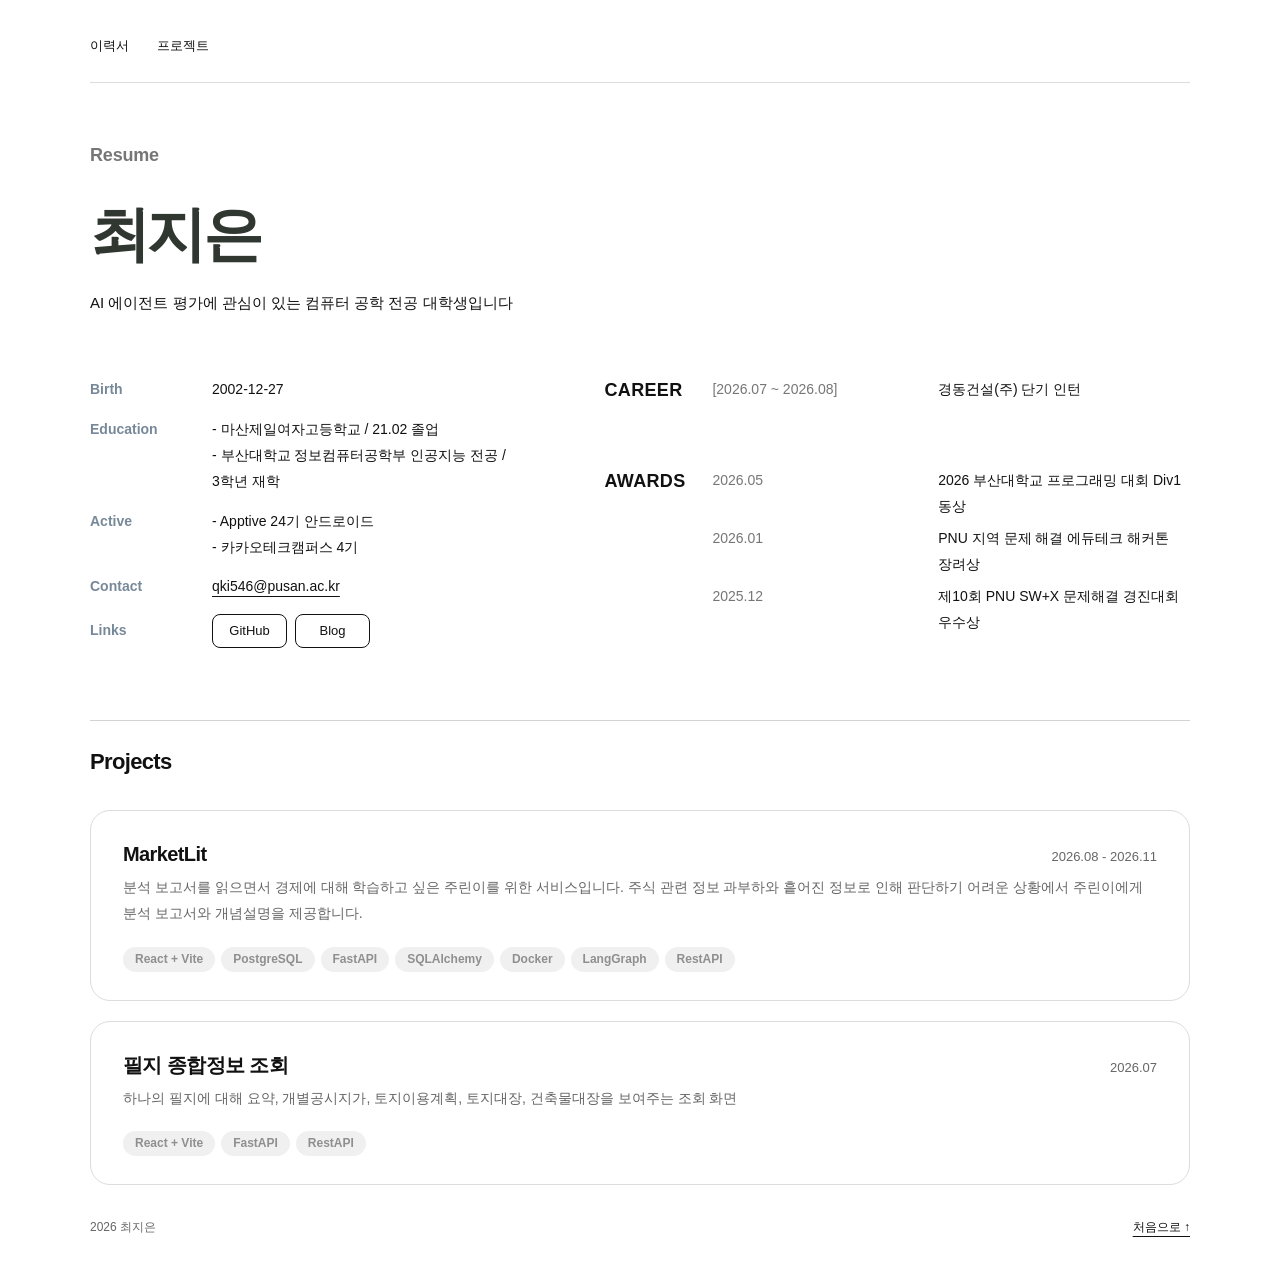
<file: index.html>
<!doctype html>
<html lang="ko">
<head>
  <meta charset="utf-8">
  <meta name="viewport" content="width=device-width, initial-scale=1">
  <!-- 수정 1: 제목, 소개, 이름을 본인 내용으로 변경 -->
  <title>포트폴리오</title>
  <meta name="description" content="최지은이 직접 만든 작품과 작업 과정을 소개합니다.">
  <link rel="stylesheet" href="style.css">
</head>
<body>
  <a class="skip-link" href="#main">본문으로 바로 가기</a>
  <header class="site-header container">
    <nav aria-label="주 메뉴">
      <a href="#resume">이력서</a>
      <a href="#projects">프로젝트</a>
    </nav>
  </header>

  <main id="main" class="container">
    <!-- 이력서: 대괄호 내용을 본인 정보로 변경. 필요 없는 항목은 div 단위로 삭제 -->
    <section id="resume" class="resume" aria-labelledby="resume-title">
      <p class="resume-label">Resume</p>
      <h1 id="resume-title" class="resume-name">최지은</h1>
      <p style="margin-top: 20px">AI 에이전트 평가에 관심이 있는 컴퓨터 공학 전공 대학생입니다</p>
      <div class="resume-grid">
        <div class="resume-col">
          <dl class="resume-profile">
            <div><dt>Birth</dt><dd>2002-12-27</dd></div>
            <div><dt>Education</dt><dd><ul><li>마산제일여자고등학교 / 21.02 졸업</li><li>부산대학교 정보컴퓨터공학부 인공지능 전공 / 3학년 재학</li></ul></dd></div>
            <div><dt>Active</dt><dd><ul><li>Apptive 24기 안드로이드</li><li>카카오테크캠퍼스 4기</li></ul></dd></div>
            <div><dt>Contact</dt><dd><a href="mailto:name@email.com">qki546@pusan.ac.kr</a></dd></div>
            <!-- 실제 주소로 변경 -->
            <div><dt>Links</dt><dd class="link-buttons">
              <a class="link-button" href="https://github.com/stfifo" target="_blank" rel="noopener noreferrer">GitHub</a>
              <a class="link-button" href="https://velog.io/@deguli/posts" target="_blank" rel="noopener noreferrer">Blog</a>
            </dd></div>
          </dl>
        </div>

        <div class="resume-col">
          <section class="resume-block" aria-labelledby="career-title">
            <h2 id="career-title" class="resume-heading">Career</h2>
            <ul class="resume-rows">
              <li><span class="row-period">[2026.07 ~ 2026.08]</span><span>경동건설(주) 단기 인턴</span></li>
            </ul>
          </section>
          <section class="resume-block" aria-labelledby="awards-title">
            <h2 id="awards-title" class="resume-heading">Awards</h2>
            <ul class="resume-rows">
              <li><span class="row-period">2026.05</span><span>2026 부산대학교 프로그래밍 대회 Div1 동상</span></li>
              <li><span class="row-period">2026.01</span><span>PNU 지역 문제 해결 에듀테크 해커톤 장려상</span></li>
              <li><span class="row-period">2025.12</span><span>제10회 PNU SW+X 문제해결 경진대회 우수상</span></li>
            </ul>
          </section>
          <!-- <section class="resume-block" aria-labelledby="tools-title">
            <h2 id="tools-title" class="resume-heading">Tools</h2>
            <ul class="resume-rows">
              <li><span class="row-period">[도구 1]</span><span>[활용 수준 또는 용도]</span></li>
              <li><span class="row-period">[도구 2]</span><span>[활용 수준 또는 용도]</span></li>
            </ul>
          </section> -->
        </div>

      </div>
    </section>

    <section id="projects" class="projects" aria-labelledby="projects-title">
      <div class="section-heading">
        <h2 id="projects-title">Projects</h2>
      </div>
      <!-- 카드 하나가 프로젝트 상세 페이지(project-N.html) 하나로 연결됩니다. -->
      <ul class="project-list">
        <li>
          <a class="project-card" href="projects/project-2.html">
            <div class="card-head"><h3>MarketLit</h3><span class="card-year">2026.08 - 2026.11</span></div>
            <span class="card-desc">분석 보고서를 읽으면서 경제에 대해 학습하고 싶은 주린이를 위한 서비스입니다. 주식 관련 정보 과부하와 흩어진 정보로 인해 판단하기 어려운 상황에서 주린이에게 분석 보고서와 개념설명을 제공합니다.</span>
            <ul class="card-tags" aria-label="사용한 도구">
              <li>React + Vite</li>
              <li>PostgreSQL</li>
              <li>FastAPI</li>
              <li>SQLAlchemy</li>
              <li>Docker</li>
              <li>LangGraph</li>
              <li>RestAPI</li>
            </ul>
          </a>
        </li>
        <li>
          <a class="project-card" href="projects/project-1.html">
            <div class="card-head"><h3>필지 종합정보 조회</h3><span class="card-year">2026.07</span></div>
            <span class="card-desc">하나의 필지에 대해 요약, 개별공시지가, 토지이용계획, 토지대장, 건축물대장을 보여주는 조회 화면</span>
            <ul class="card-tags" aria-label="사용한 도구">
              <li>React + Vite</li>
              <li>FastAPI</li>
              <li>RestAPI</li>
            </ul>
          </a>
        </li>
        <!-- project-3 임시 비활성화
        <li>
          <a class="project-card" href="projects/project-3.html">
            <div class="card-head"><h3>[프로젝트 이름]</h3><span class="card-year">[연도]</span></div>
            <span class="card-desc">[프로젝트를 한두 줄로 설명]</span>
            <ul class="card-tags" aria-label="사용한 도구">
              <li>[도구 1]</li><li>[도구 2]</li>
            </ul>
          </a>
        </li>
        -->
      </ul>
    </section>
  </main>
  <footer class="site-footer container">
    <p>2026 최지은</p>
    <a class="text-link" href="#resume">처음으로 ↑</a>
  </footer>
</body>
</html>
</file>
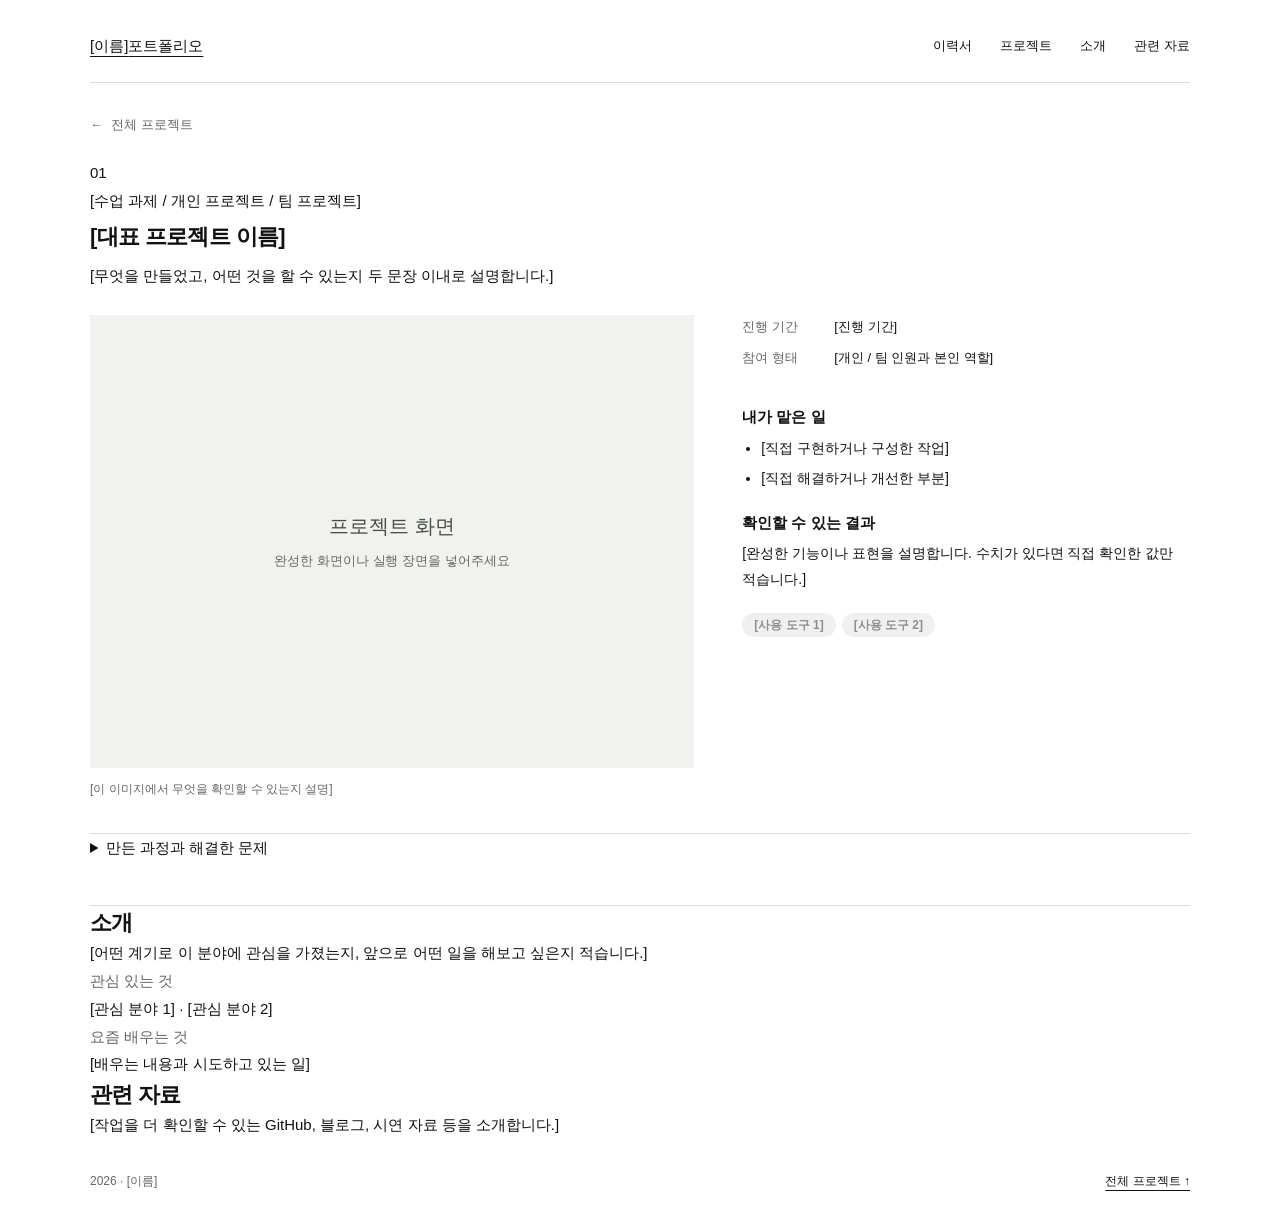
<file: project-1.html>
<!doctype html>
<html lang="ko">
<head>
  <meta charset="utf-8">
  <meta name="viewport" content="width=device-width, initial-scale=1">
  <title>[대표 프로젝트 이름] | [이름] 포트폴리오</title>
  <meta name="description" content="[이름]의 프로젝트 상세 페이지입니다.">
  <link rel="stylesheet" href="style.css">
  <script src="image-viewer.js" defer></script>
</head>
<body>
  <a class="skip-link" href="#main">본문으로 바로 가기</a>
  <header class="site-header container">
    <a class="site-name" href="index.html">[이름]<span class="site-label">포트폴리오</span></a>
    <nav aria-label="주 메뉴">
      <a href="index.html#resume">이력서</a>
      <a href="index.html#projects">프로젝트</a>
      <a href="#about">소개</a>
      <a href="#links">관련 자료</a>
    </nav>
  </header>

  <main id="main" class="container project-page">
    <a class="back-link" href="index.html#projects"><span aria-hidden="true">←</span> 전체 프로젝트</a>
      <!-- 수정 3: article 하나가 작품 하나. 추가할 때 article 전체를 복사 -->
      <article id="project-1" class="project" aria-labelledby="project-1-title">
        <header class="project-header">
          <p class="project-number" aria-hidden="true">01</p>
          <div>
            <p class="eyebrow">[수업 과제 / 개인 프로젝트 / 팀 프로젝트]</p>
            <h3 id="project-1-title">[대표 프로젝트 이름]</h3>
            <p class="project-summary">[무엇을 만들었고, 어떤 것을 할 수 있는지 두 문장 이내로 설명합니다.]</p>
          </div>
        </header>

        <div class="project-overview">
          <figure class="project-image">
            <!-- 본인 이미지를 assets에 넣고 src, alt, width, height를 실제 이미지에 맞게 변경 -->
            <button class="image-trigger" type="button" data-image-viewer aria-label="프로젝트 이미지 크게 보기" aria-haspopup="dialog">
              <img src="assets/project-placeholder.svg"
                   alt="본인 프로젝트의 화면이나 결과 이미지를 넣을 자리"
                   width="960" height="720">
            </button>
            <figcaption>[이 이미지에서 무엇을 확인할 수 있는지 설명]</figcaption>
          </figure>
          <div class="project-description">
            <dl class="project-facts">
              <div><dt>진행 기간</dt><dd>[진행 기간]</dd></div>
              <div><dt>참여 형태</dt><dd>[개인 / 팀 인원과 본인 역할]</dd></div>
            </dl>
            <h4>내가 맡은 일</h4>
            <ul class="contributions">
              <li>[직접 구현하거나 구성한 작업]</li>
              <li>[직접 해결하거나 개선한 부분]</li>
            </ul>
            <h4>확인할 수 있는 결과</h4>
            <p>[완성한 기능이나 표현을 설명합니다. 수치가 있다면 직접 확인한 값만 적습니다.]</p>
            <ul class="tool-list" aria-label="이 작품에 사용한 도구">
              <li>[사용 도구 1]</li><li>[사용 도구 2]</li>
            </ul>
            <!-- 수정 4: 실제 자료로 연결. 없는 링크는 추가하지 않아도 됨 -->
            <div class="project-links">
              <!-- 실제 프로젝트 주소가 있을 때 아래 주석을 풀고 주소 수정
              <a class="text-link" href="https://github.com/본인계정/저장소">소스 코드 ↗</a>
              <a class="text-link" href="https://본인시연주소">직접 실행해보기 ↗</a>
              -->
            </div>
          </div>
        </div>

        <!-- 수정 5: summary를 누르면 열리는 제작 기록. JavaScript 없이 동작 -->
        <details class="case-study">
          <summary>만든 과정과 해결한 문제</summary>
          <div class="case-content">
            <div class="case-text">
              <section aria-labelledby="project-1-goal">
                <h4 id="project-1-goal">무엇을 만들려고 했나</h4>
                <p>[작업 목표와 조건, 처음에 정한 범위를 적습니다.]</p>
              </section>
              <section aria-labelledby="project-1-problem">
                <h4 id="project-1-problem">어디에서 막혔고, 어떻게 풀었나</h4>
                <p>[겪은 문제 → 시도한 방법 → 선택한 해결 방법 순으로 적습니다. 왜 그 방법을 골랐는지도 설명합니다.]</p>
              </section>
              <section aria-labelledby="project-1-result">
                <h4 id="project-1-result">어떻게 확인했고, 무엇이 남았나</h4>
                <p>[수정 후 확인 방법과 결과를 적습니다. 아직 해결하지 못한 점이나 다음에 개선할 점도 적을 수 있습니다.]</p>
              </section>
            </div>
            <!-- 선택: 비교가 도움이 되는 작품에 사용. 불필요하면 process-pair 전체 삭제.
                 image-slot을 <img src="assets/before.png" alt="실제 수정 전 상태 설명"> 등으로 교체 -->
            <div class="process-pair">
              <figure>
                <div class="image-slot">수정 전 화면</div>
                <figcaption>[어떤 문제가 보였는지]</figcaption>
              </figure>
              <figure>
                <div class="image-slot">수정 후 화면</div>
                <figcaption>[어디를 어떻게 바꿨는지]</figcaption>
              </figure>
            </div>
          </div>
        </details>
      </article>

    <section id="about" class="about section-row" aria-labelledby="about-title">
      <h2 id="about-title">소개</h2>
      <div class="about-copy">
        <p>[어떤 계기로 이 분야에 관심을 가졌는지, 앞으로 어떤 일을 해보고 싶은지 적습니다.]</p>
        <dl class="about-facts">
          <div><dt>관심 있는 것</dt><dd>[관심 분야 1] · [관심 분야 2]</dd></div>
          <div><dt>요즘 배우는 것</dt><dd>[배우는 내용과 시도하고 있는 일]</dd></div>
        </dl>
      </div>
    </section>

    <section id="links" class="related section-row" aria-labelledby="links-title">
      <h2 id="links-title">관련 자료</h2>
      <div>
        <p>[작업을 더 확인할 수 있는 GitHub, 블로그, 시연 자료 등을 소개합니다.]</p>
        <ul class="link-list">
          <!-- 실제 주소가 있을 때 주석을 풀고 수정합니다. 필요 없는 항목은 삭제합니다.
          <li><a class="text-link" href="https://github.com/본인계정">GitHub ↗</a></li>
          <li><a class="text-link" href="https://본인블로그주소">블로그 ↗</a></li>
          -->
        </ul>
      </div>
    </section>
  </main>
  <footer class="site-footer container">
    <p>2026 · [이름]</p>
    <a class="text-link" href="index.html#projects">전체 프로젝트 ↑</a>
  </footer>

  <!-- 이미지 확대 화면은 하나만 둡니다. 프로젝트를 추가해도 이 부분은 복사하지 않습니다. -->
  <dialog class="image-viewer" aria-labelledby="viewer-title">
    <header class="viewer-toolbar">
      <h2 id="viewer-title">프로젝트 이미지</h2>
      <button class="viewer-close" type="button" autofocus>닫기 <span aria-hidden="true">×</span></button>
    </header>
    <div class="viewer-stage">
      <img class="viewer-image" src="assets/project-placeholder.svg" alt="">
    </div>
    <p class="viewer-caption" hidden></p>
  </dialog>
</body>
</html>
</file>
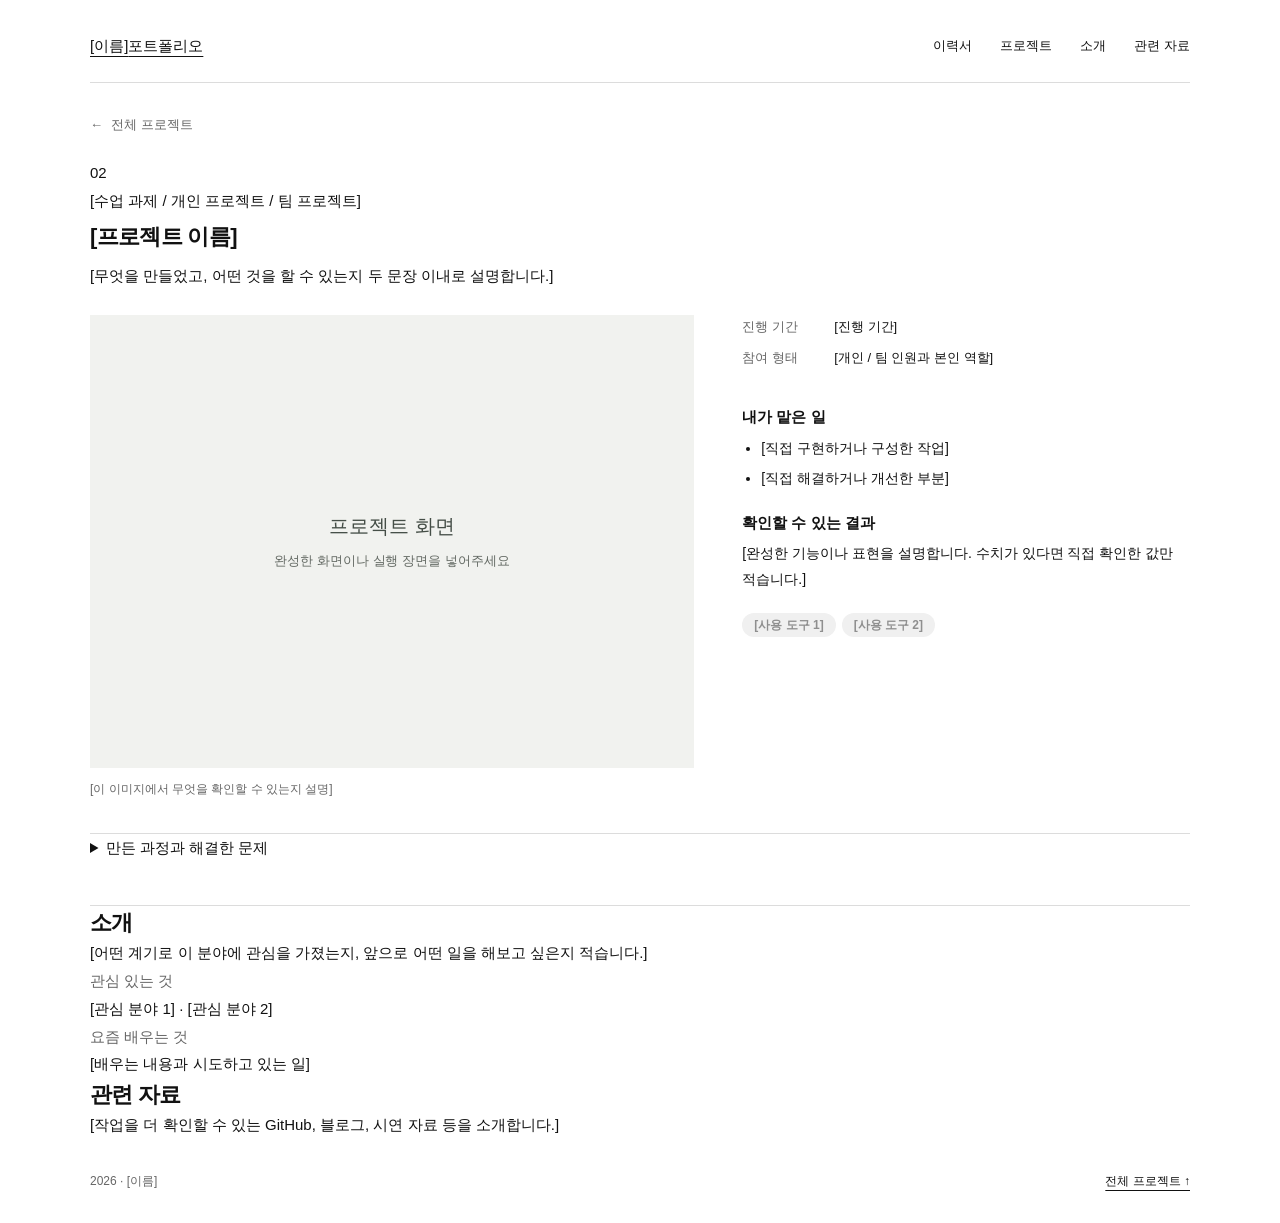
<file: project-2.html>
<!doctype html>
<html lang="ko">
<head>
  <meta charset="utf-8">
  <meta name="viewport" content="width=device-width, initial-scale=1">
  <title>[프로젝트 이름] | [이름] 포트폴리오</title>
  <meta name="description" content="[이름]의 프로젝트 상세 페이지입니다.">
  <link rel="stylesheet" href="style.css">
  <script src="image-viewer.js" defer></script>
</head>
<body>
  <a class="skip-link" href="#main">본문으로 바로 가기</a>
  <header class="site-header container">
    <a class="site-name" href="index.html">[이름]<span class="site-label">포트폴리오</span></a>
    <nav aria-label="주 메뉴">
      <a href="index.html#resume">이력서</a>
      <a href="index.html#projects">프로젝트</a>
      <a href="#about">소개</a>
      <a href="#links">관련 자료</a>
    </nav>
  </header>

  <main id="main" class="container project-page">
    <a class="back-link" href="index.html#projects"><span aria-hidden="true">←</span> 전체 프로젝트</a>
      <!-- 수정 3: article 하나가 작품 하나. 추가할 때 article 전체를 복사 -->
      <article id="project-2" class="project" aria-labelledby="project-2-title">
        <header class="project-header">
          <p class="project-number" aria-hidden="true">02</p>
          <div>
            <p class="eyebrow">[수업 과제 / 개인 프로젝트 / 팀 프로젝트]</p>
            <h3 id="project-2-title">[프로젝트 이름]</h3>
            <p class="project-summary">[무엇을 만들었고, 어떤 것을 할 수 있는지 두 문장 이내로 설명합니다.]</p>
          </div>
        </header>

        <div class="project-overview">
          <figure class="project-image">
            <!-- 본인 이미지를 assets에 넣고 src, alt, width, height를 실제 이미지에 맞게 변경 -->
            <button class="image-trigger" type="button" data-image-viewer aria-label="프로젝트 이미지 크게 보기" aria-haspopup="dialog">
              <img src="assets/project-placeholder.svg"
                   alt="본인 프로젝트의 화면이나 결과 이미지를 넣을 자리"
                   width="960" height="720">
            </button>
            <figcaption>[이 이미지에서 무엇을 확인할 수 있는지 설명]</figcaption>
          </figure>
          <div class="project-description">
            <dl class="project-facts">
              <div><dt>진행 기간</dt><dd>[진행 기간]</dd></div>
              <div><dt>참여 형태</dt><dd>[개인 / 팀 인원과 본인 역할]</dd></div>
            </dl>
            <h4>내가 맡은 일</h4>
            <ul class="contributions">
              <li>[직접 구현하거나 구성한 작업]</li>
              <li>[직접 해결하거나 개선한 부분]</li>
            </ul>
            <h4>확인할 수 있는 결과</h4>
            <p>[완성한 기능이나 표현을 설명합니다. 수치가 있다면 직접 확인한 값만 적습니다.]</p>
            <ul class="tool-list" aria-label="이 작품에 사용한 도구">
              <li>[사용 도구 1]</li><li>[사용 도구 2]</li>
            </ul>
            <!-- 수정 4: 실제 자료로 연결. 없는 링크는 추가하지 않아도 됨 -->
            <div class="project-links">
              <!-- 실제 프로젝트 주소가 있을 때 아래 주석을 풀고 주소 수정
              <a class="text-link" href="https://github.com/본인계정/저장소">소스 코드 ↗</a>
              <a class="text-link" href="https://본인시연주소">직접 실행해보기 ↗</a>
              -->
            </div>
          </div>
        </div>

        <!-- 수정 5: summary를 누르면 열리는 제작 기록. JavaScript 없이 동작 -->
        <details class="case-study">
          <summary>만든 과정과 해결한 문제</summary>
          <div class="case-content">
            <div class="case-text">
              <section aria-labelledby="project-2-goal">
                <h4 id="project-2-goal">무엇을 만들려고 했나</h4>
                <p>[작업 목표와 조건, 처음에 정한 범위를 적습니다.]</p>
              </section>
              <section aria-labelledby="project-2-problem">
                <h4 id="project-2-problem">어디에서 막혔고, 어떻게 풀었나</h4>
                <p>[겪은 문제 → 시도한 방법 → 선택한 해결 방법 순으로 적습니다. 왜 그 방법을 골랐는지도 설명합니다.]</p>
              </section>
              <section aria-labelledby="project-2-result">
                <h4 id="project-2-result">어떻게 확인했고, 무엇이 남았나</h4>
                <p>[수정 후 확인 방법과 결과를 적습니다. 아직 해결하지 못한 점이나 다음에 개선할 점도 적을 수 있습니다.]</p>
              </section>
            </div>
            <!-- 선택: 비교가 도움이 되는 작품에 사용. 불필요하면 process-pair 전체 삭제.
                 image-slot을 <img src="assets/before.png" alt="실제 수정 전 상태 설명"> 등으로 교체 -->
            <div class="process-pair">
              <figure>
                <div class="image-slot">수정 전 화면</div>
                <figcaption>[어떤 문제가 보였는지]</figcaption>
              </figure>
              <figure>
                <div class="image-slot">수정 후 화면</div>
                <figcaption>[어디를 어떻게 바꿨는지]</figcaption>
              </figure>
            </div>
          </div>
        </details>
      </article>

    <section id="about" class="about section-row" aria-labelledby="about-title">
      <h2 id="about-title">소개</h2>
      <div class="about-copy">
        <p>[어떤 계기로 이 분야에 관심을 가졌는지, 앞으로 어떤 일을 해보고 싶은지 적습니다.]</p>
        <dl class="about-facts">
          <div><dt>관심 있는 것</dt><dd>[관심 분야 1] · [관심 분야 2]</dd></div>
          <div><dt>요즘 배우는 것</dt><dd>[배우는 내용과 시도하고 있는 일]</dd></div>
        </dl>
      </div>
    </section>

    <section id="links" class="related section-row" aria-labelledby="links-title">
      <h2 id="links-title">관련 자료</h2>
      <div>
        <p>[작업을 더 확인할 수 있는 GitHub, 블로그, 시연 자료 등을 소개합니다.]</p>
        <ul class="link-list">
          <!-- 실제 주소가 있을 때 주석을 풀고 수정합니다. 필요 없는 항목은 삭제합니다.
          <li><a class="text-link" href="https://github.com/본인계정">GitHub ↗</a></li>
          <li><a class="text-link" href="https://본인블로그주소">블로그 ↗</a></li>
          -->
        </ul>
      </div>
    </section>
  </main>
  <footer class="site-footer container">
    <p>2026 · [이름]</p>
    <a class="text-link" href="index.html#projects">전체 프로젝트 ↑</a>
  </footer>

  <!-- 이미지 확대 화면은 하나만 둡니다. 프로젝트를 추가해도 이 부분은 복사하지 않습니다. -->
  <dialog class="image-viewer" aria-labelledby="viewer-title">
    <header class="viewer-toolbar">
      <h2 id="viewer-title">프로젝트 이미지</h2>
      <button class="viewer-close" type="button" autofocus>닫기 <span aria-hidden="true">×</span></button>
    </header>
    <div class="viewer-stage">
      <img class="viewer-image" src="assets/project-placeholder.svg" alt="">
    </div>
    <p class="viewer-caption" hidden></p>
  </dialog>
</body>
</html>
</file>
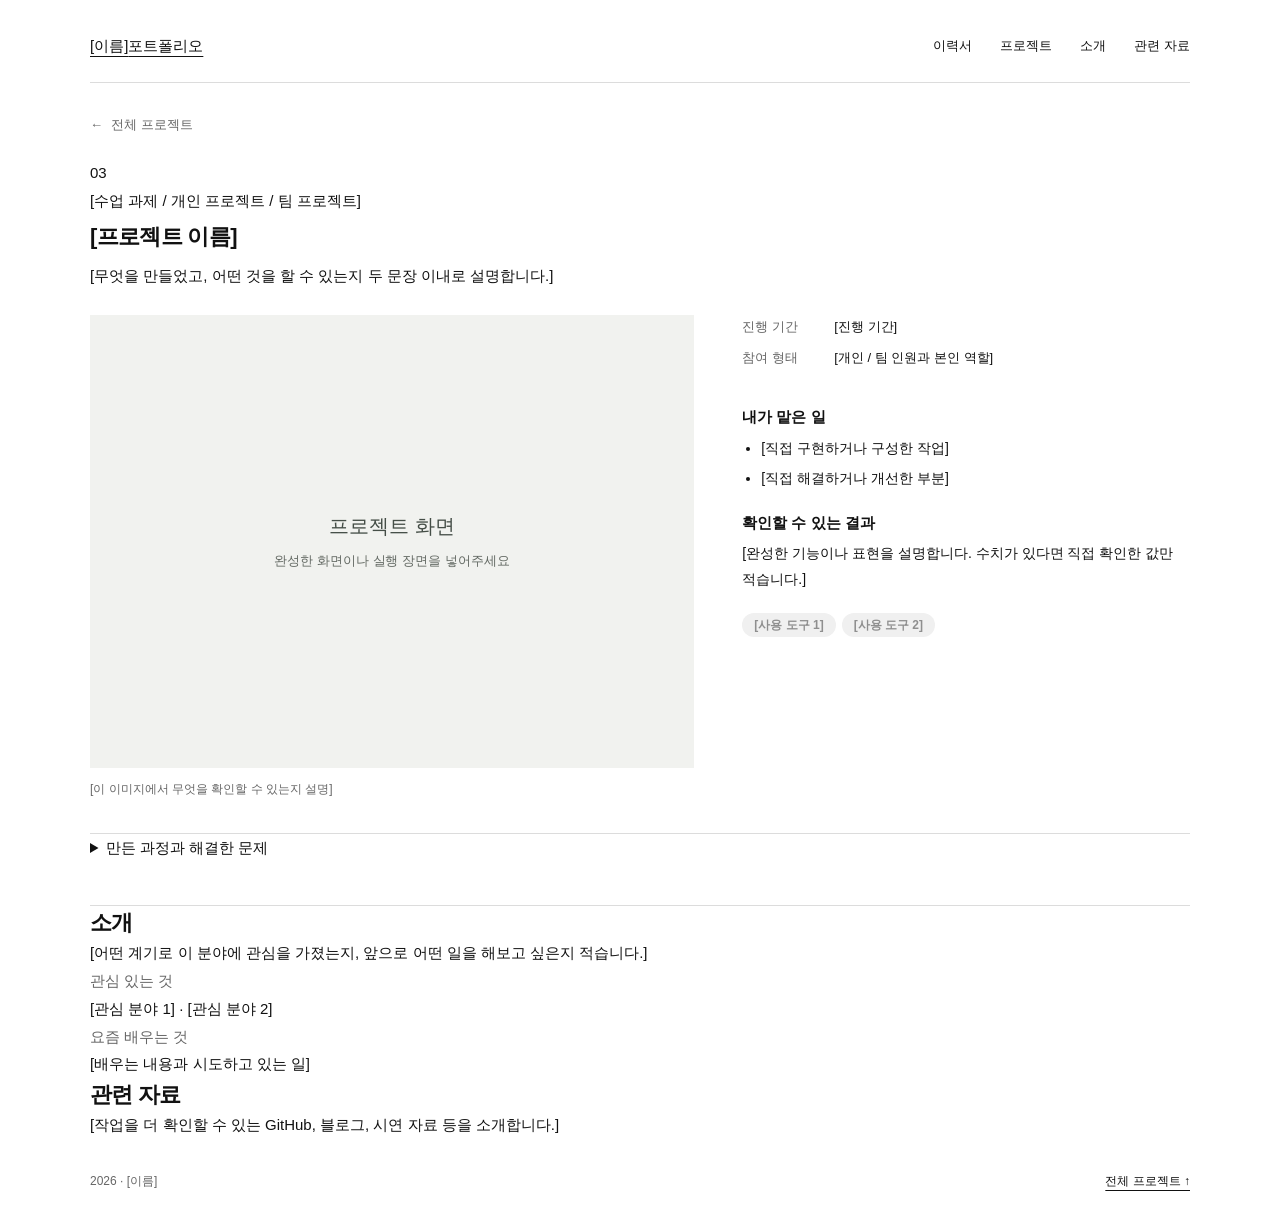
<file: project-3.html>
<!doctype html>
<html lang="ko">
<head>
  <meta charset="utf-8">
  <meta name="viewport" content="width=device-width, initial-scale=1">
  <title>[프로젝트 이름] | [이름] 포트폴리오</title>
  <meta name="description" content="[이름]의 프로젝트 상세 페이지입니다.">
  <link rel="stylesheet" href="style.css">
  <script src="image-viewer.js" defer></script>
</head>
<body>
  <a class="skip-link" href="#main">본문으로 바로 가기</a>
  <header class="site-header container">
    <a class="site-name" href="index.html">[이름]<span class="site-label">포트폴리오</span></a>
    <nav aria-label="주 메뉴">
      <a href="index.html#resume">이력서</a>
      <a href="index.html#projects">프로젝트</a>
      <a href="#about">소개</a>
      <a href="#links">관련 자료</a>
    </nav>
  </header>

  <main id="main" class="container project-page">
    <a class="back-link" href="index.html#projects"><span aria-hidden="true">←</span> 전체 프로젝트</a>
      <!-- 수정 3: article 하나가 작품 하나. 추가할 때 article 전체를 복사 -->
      <article id="project-3" class="project" aria-labelledby="project-3-title">
        <header class="project-header">
          <p class="project-number" aria-hidden="true">03</p>
          <div>
            <p class="eyebrow">[수업 과제 / 개인 프로젝트 / 팀 프로젝트]</p>
            <h3 id="project-3-title">[프로젝트 이름]</h3>
            <p class="project-summary">[무엇을 만들었고, 어떤 것을 할 수 있는지 두 문장 이내로 설명합니다.]</p>
          </div>
        </header>

        <div class="project-overview">
          <figure class="project-image">
            <!-- 본인 이미지를 assets에 넣고 src, alt, width, height를 실제 이미지에 맞게 변경 -->
            <button class="image-trigger" type="button" data-image-viewer aria-label="프로젝트 이미지 크게 보기" aria-haspopup="dialog">
              <img src="assets/project-placeholder.svg"
                   alt="본인 프로젝트의 화면이나 결과 이미지를 넣을 자리"
                   width="960" height="720">
            </button>
            <figcaption>[이 이미지에서 무엇을 확인할 수 있는지 설명]</figcaption>
          </figure>
          <div class="project-description">
            <dl class="project-facts">
              <div><dt>진행 기간</dt><dd>[진행 기간]</dd></div>
              <div><dt>참여 형태</dt><dd>[개인 / 팀 인원과 본인 역할]</dd></div>
            </dl>
            <h4>내가 맡은 일</h4>
            <ul class="contributions">
              <li>[직접 구현하거나 구성한 작업]</li>
              <li>[직접 해결하거나 개선한 부분]</li>
            </ul>
            <h4>확인할 수 있는 결과</h4>
            <p>[완성한 기능이나 표현을 설명합니다. 수치가 있다면 직접 확인한 값만 적습니다.]</p>
            <ul class="tool-list" aria-label="이 작품에 사용한 도구">
              <li>[사용 도구 1]</li><li>[사용 도구 2]</li>
            </ul>
            <!-- 수정 4: 실제 자료로 연결. 없는 링크는 추가하지 않아도 됨 -->
            <div class="project-links">
              <!-- 실제 프로젝트 주소가 있을 때 아래 주석을 풀고 주소 수정
              <a class="text-link" href="https://github.com/본인계정/저장소">소스 코드 ↗</a>
              <a class="text-link" href="https://본인시연주소">직접 실행해보기 ↗</a>
              -->
            </div>
          </div>
        </div>

        <!-- 수정 5: summary를 누르면 열리는 제작 기록. JavaScript 없이 동작 -->
        <details class="case-study">
          <summary>만든 과정과 해결한 문제</summary>
          <div class="case-content">
            <div class="case-text">
              <section aria-labelledby="project-3-goal">
                <h4 id="project-3-goal">무엇을 만들려고 했나</h4>
                <p>[작업 목표와 조건, 처음에 정한 범위를 적습니다.]</p>
              </section>
              <section aria-labelledby="project-3-problem">
                <h4 id="project-3-problem">어디에서 막혔고, 어떻게 풀었나</h4>
                <p>[겪은 문제 → 시도한 방법 → 선택한 해결 방법 순으로 적습니다. 왜 그 방법을 골랐는지도 설명합니다.]</p>
              </section>
              <section aria-labelledby="project-3-result">
                <h4 id="project-3-result">어떻게 확인했고, 무엇이 남았나</h4>
                <p>[수정 후 확인 방법과 결과를 적습니다. 아직 해결하지 못한 점이나 다음에 개선할 점도 적을 수 있습니다.]</p>
              </section>
            </div>
            <!-- 선택: 비교가 도움이 되는 작품에 사용. 불필요하면 process-pair 전체 삭제.
                 image-slot을 <img src="assets/before.png" alt="실제 수정 전 상태 설명"> 등으로 교체 -->
            <div class="process-pair">
              <figure>
                <div class="image-slot">수정 전 화면</div>
                <figcaption>[어떤 문제가 보였는지]</figcaption>
              </figure>
              <figure>
                <div class="image-slot">수정 후 화면</div>
                <figcaption>[어디를 어떻게 바꿨는지]</figcaption>
              </figure>
            </div>
          </div>
        </details>
      </article>

    <section id="about" class="about section-row" aria-labelledby="about-title">
      <h2 id="about-title">소개</h2>
      <div class="about-copy">
        <p>[어떤 계기로 이 분야에 관심을 가졌는지, 앞으로 어떤 일을 해보고 싶은지 적습니다.]</p>
        <dl class="about-facts">
          <div><dt>관심 있는 것</dt><dd>[관심 분야 1] · [관심 분야 2]</dd></div>
          <div><dt>요즘 배우는 것</dt><dd>[배우는 내용과 시도하고 있는 일]</dd></div>
        </dl>
      </div>
    </section>

    <section id="links" class="related section-row" aria-labelledby="links-title">
      <h2 id="links-title">관련 자료</h2>
      <div>
        <p>[작업을 더 확인할 수 있는 GitHub, 블로그, 시연 자료 등을 소개합니다.]</p>
        <ul class="link-list">
          <!-- 실제 주소가 있을 때 주석을 풀고 수정합니다. 필요 없는 항목은 삭제합니다.
          <li><a class="text-link" href="https://github.com/본인계정">GitHub ↗</a></li>
          <li><a class="text-link" href="https://본인블로그주소">블로그 ↗</a></li>
          -->
        </ul>
      </div>
    </section>
  </main>
  <footer class="site-footer container">
    <p>2026 · [이름]</p>
    <a class="text-link" href="index.html#projects">전체 프로젝트 ↑</a>
  </footer>

  <!-- 이미지 확대 화면은 하나만 둡니다. 프로젝트를 추가해도 이 부분은 복사하지 않습니다. -->
  <dialog class="image-viewer" aria-labelledby="viewer-title">
    <header class="viewer-toolbar">
      <h2 id="viewer-title">프로젝트 이미지</h2>
      <button class="viewer-close" type="button" autofocus>닫기 <span aria-hidden="true">×</span></button>
    </header>
    <div class="viewer-stage">
      <img class="viewer-image" src="assets/project-placeholder.svg" alt="">
    </div>
    <p class="viewer-caption" hidden></p>
  </dialog>
</body>
</html>
</file>
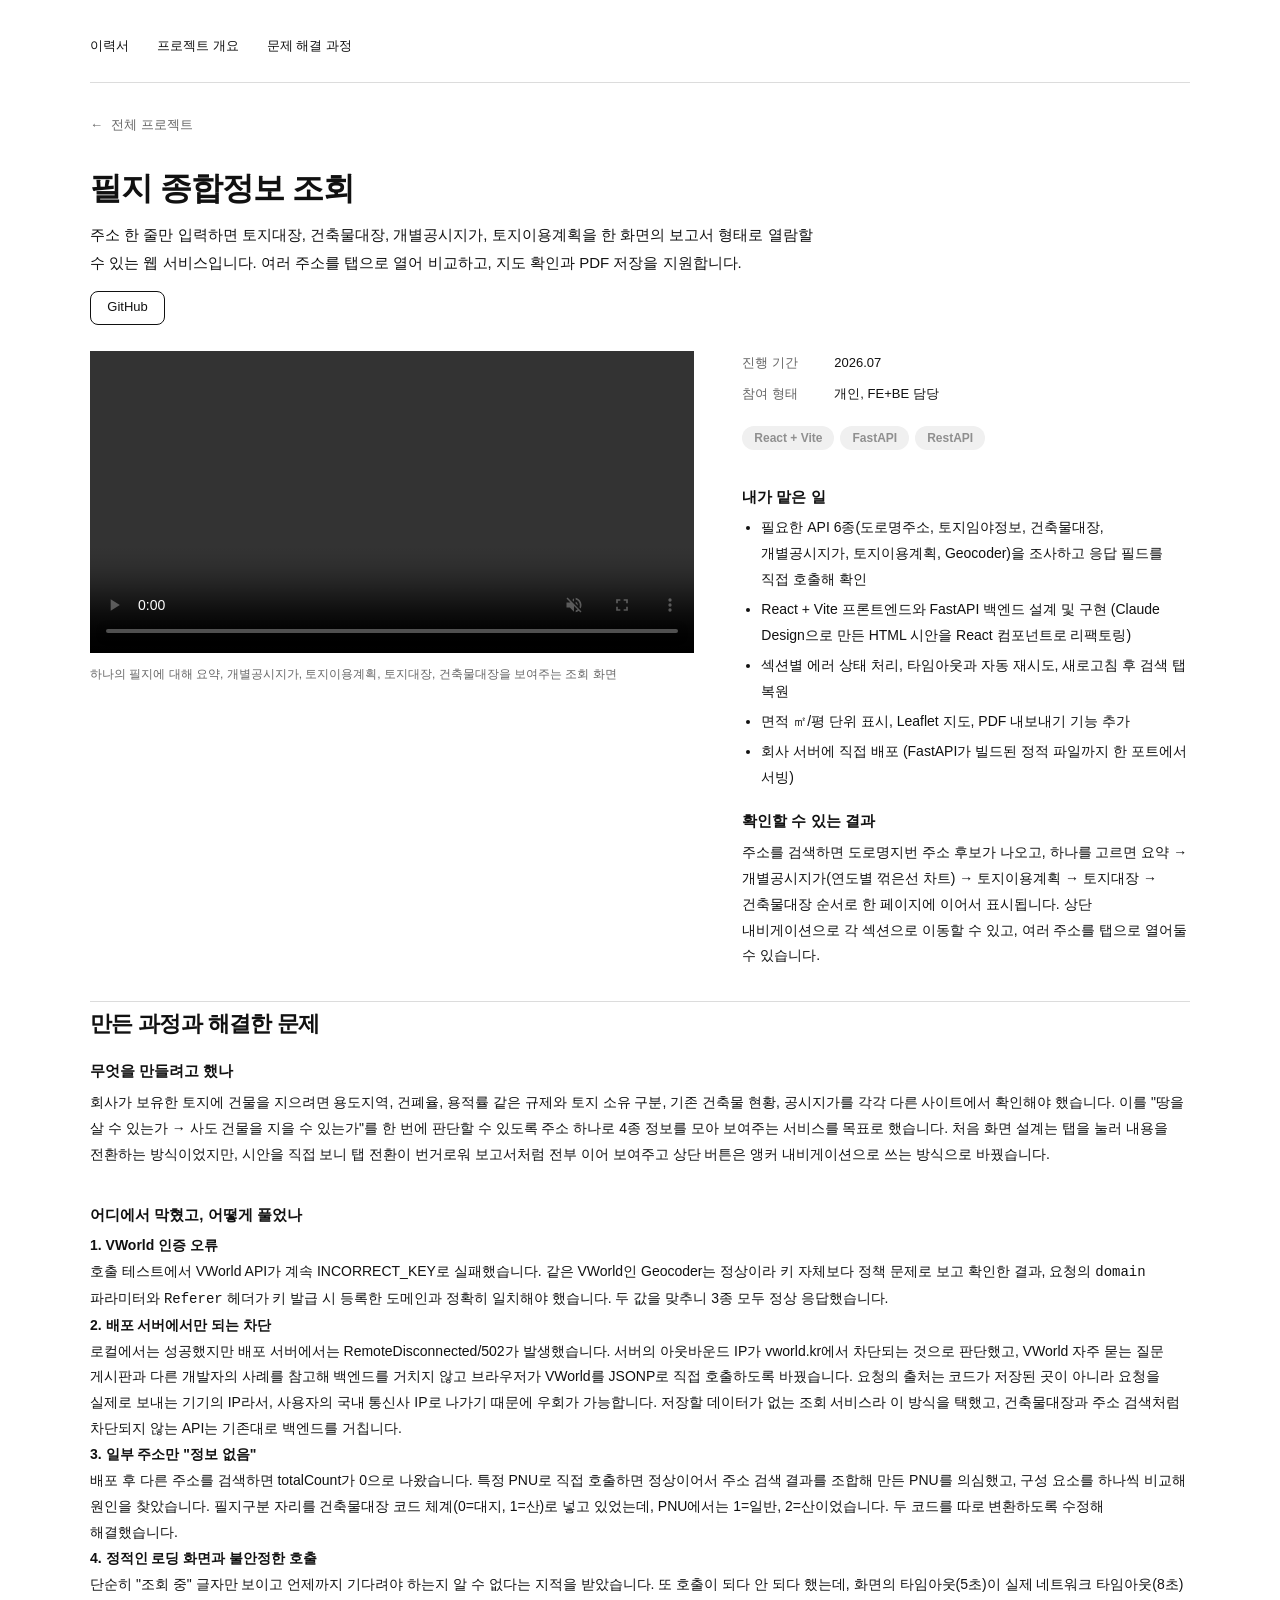
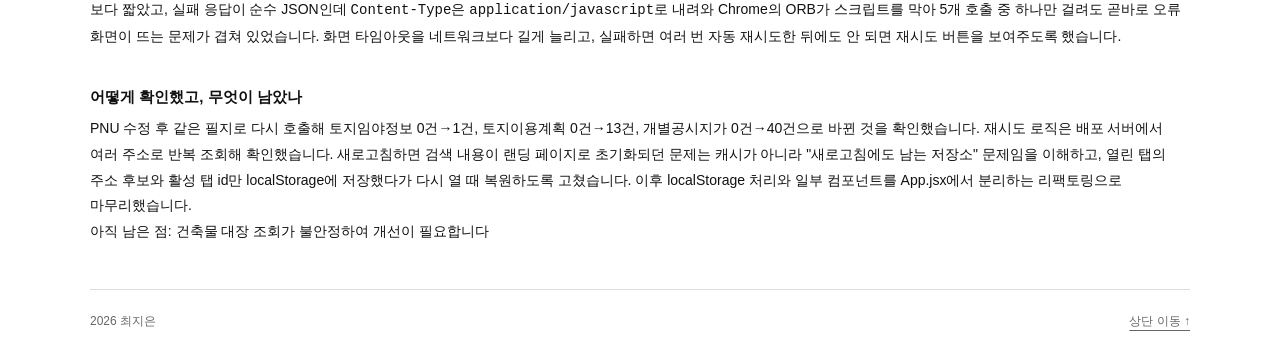
<file: projects/project-1.html>
<!doctype html>
<html lang="ko">
<head>
  <meta charset="utf-8">
  <meta name="viewport" content="width=device-width, initial-scale=1">
  <title>project1 | 필지 종합정보 조회</title>
  <meta name="description" content="프로젝트1: 필지 종합정보 조회 상세 페이지입니다.">
  <link rel="stylesheet" href="../style.css">
  <script src="../image-viewer.js" defer></script>
</head>
<body>
  <a class="skip-link" href="#main">본문으로 바로 가기</a>
  <header class="site-header container">
    <nav aria-label="주 메뉴">
      <a href="../index.html#resume">이력서</a>
      <a href="#project-1-title">프로젝트 개요</a>
      <a href="#project1-ps">문제 해결 과정</a>
    </nav>
  </header>

  <main id="main" class="container project-page">
    <a class="back-link" href="../index.html#projects"><span aria-hidden="true">←</span> 전체 프로젝트</a>
      <article id="project-1" class="project" aria-labelledby="project-1-title">
        <header class="project-header">
          <div>
            <h2 id="project-1-title">필지 종합정보 조회</h2>
            <p class="project-summary">주소 한 줄만 입력하면 토지대장, 건축물대장, 개별공시지가, 토지이용계획을 한 화면의 보고서 형태로 열람할 수 있는 웹 서비스입니다. 여러 주소를 탭으로 열어 비교하고, 지도 확인과 PDF 저장을 지원합니다.</p>
            <div class="project-links">
              <a class="link-button" href="https://github.com/kydo1010/land-info" target="_blank" rel="noopener noreferrer">GitHub</a>
            </div>
          </div>
        </header>

        <div class="project-overview">
          <figure class="project-image">
            <video src="../assets/land-info-vedio.mov" controls muted playsinline preload="metadata"
                   aria-label="필지 종합정보 조회 화면 시연 영상"></video>
            <figcaption>하나의 필지에 대해 요약, 개별공시지가, 토지이용계획, 토지대장, 건축물대장을 보여주는 조회 화면</figcaption>
          </figure>
          <div class="project-description">
            <dl class="project-facts">
              <div><dt>진행 기간</dt><dd>2026.07</dd></div>
              <div><dt>참여 형태</dt><dd>개인, FE+BE 담당</dd></div>
              <ul class="tool-list" aria-label="이 작품에 사용한 도구">
                <li>React + Vite</li>
                <li>FastAPI</li>
                <li>RestAPI</li>
              </ul>
            </dl>
            <h4>내가 맡은 일</h4>
            <ul class="contributions">
              <li>필요한 API 6종(도로명주소, 토지임야정보, 건축물대장, 개별공시지가, 토지이용계획, Geocoder)을 조사하고 응답 필드를 직접 호출해 확인</li>
              <li>React + Vite 프론트엔드와 FastAPI 백엔드 설계 및 구현 (Claude Design으로 만든 HTML 시안을 React 컴포넌트로 리팩토링)</li>
              <li>섹션별 에러 상태 처리, 타임아웃과 자동 재시도, 새로고침 후 검색 탭 복원</li>
              <li>면적 ㎡/평 단위 표시, Leaflet 지도, PDF 내보내기 기능 추가</li>
              <li>회사 서버에 직접 배포 (FastAPI가 빌드된 정적 파일까지 한 포트에서 서빙)</li>
            </ul>
            <h4>확인할 수 있는 결과</h4>
            <p>주소를 검색하면 도로명지번 주소 후보가 나오고, 하나를 고르면 요약 → 개별공시지가(연도별 꺾은선 차트) → 토지이용계획 → 토지대장 → 건축물대장 순서로 한 페이지에 이어서 표시됩니다. 상단 내비게이션으로 각 섹션으로 이동할 수 있고, 여러 주소를 탭으로 열어둘 수 있습니다.</p>

          </div>
        </div>

        <!-- 수정 5: summary를 누르면 열리는 제작 기록. JavaScript 없이 동작 -->
        <section class="case-study">
          <h3 class="problem-solving" id="project1-ps">만든 과정과 해결한 문제</h3>
          <div class="case-content">
            <div class="case-text">
              <section aria-labelledby="project-1-goal">
                <h4 id="project-1-goal">무엇을 만들려고 했나</h4>
                <p>회사가 보유한 토지에 건물을 지으려면 용도지역, 건폐율, 용적률 같은 규제와 토지 소유 구분, 기존 건축물 현황, 공시지가를 각각 다른 사이트에서 확인해야 했습니다. 이를 "땅을 살 수 있는가 → 사도 건물을 지을 수 있는가"를 한 번에 판단할 수 있도록 주소 하나로 4종 정보를 모아 보여주는 서비스를 목표로 했습니다. 처음 화면 설계는 탭을 눌러 내용을 전환하는 방식이었지만, 시안을 직접 보니 탭 전환이 번거로워 보고서처럼 전부 이어 보여주고 상단 버튼은 앵커 내비게이션으로 쓰는 방식으로 바꿨습니다.</p>
              </section>
              <section aria-labelledby="project-1-problem">
                <h4 id="project-1-problem">어디에서 막혔고, 어떻게 풀었나</h4>
                <p><strong>1. VWorld 인증 오류</strong><br>호출 테스트에서 VWorld API가 계속 INCORRECT_KEY로 실패했습니다. 같은 VWorld인 Geocoder는 정상이라 키 자체보다 정책 문제로 보고 확인한 결과, 요청의 <code>domain</code> 파라미터와 <code>Referer</code> 헤더가 키 발급 시 등록한 도메인과 정확히 일치해야 했습니다. 두 값을 맞추니 3종 모두 정상 응답했습니다.</p>
                <p><strong>2. 배포 서버에서만 되는 차단</strong><br>로컬에서는 성공했지만 배포 서버에서는 RemoteDisconnected/502가 발생했습니다. 서버의 아웃바운드 IP가 vworld.kr에서 차단되는 것으로 판단했고, VWorld 자주 묻는 질문 게시판과 다른 개발자의 사례를 참고해 백엔드를 거치지 않고 브라우저가 VWorld를 JSONP로 직접 호출하도록 바꿨습니다. 요청의 출처는 코드가 저장된 곳이 아니라 요청을 실제로 보내는 기기의 IP라서, 사용자의 국내 통신사 IP로 나가기 때문에 우회가 가능합니다. 저장할 데이터가 없는 조회 서비스라 이 방식을 택했고, 건축물대장과 주소 검색처럼 차단되지 않는 API는 기존대로 백엔드를 거칩니다.</p>
                <p><strong>3. 일부 주소만 "정보 없음"</strong><br>배포 후 다른 주소를 검색하면 totalCount가 0으로 나왔습니다. 특정 PNU로 직접 호출하면 정상이어서 주소 검색 결과를 조합해 만든 PNU를 의심했고, 구성 요소를 하나씩 비교해 원인을 찾았습니다. 필지구분 자리를 건축물대장 코드 체계(0=대지, 1=산)로 넣고 있었는데, PNU에서는 1=일반, 2=산이었습니다. 두 코드를 따로 변환하도록 수정해 해결했습니다.</p>
                <p><strong>4. 정적인 로딩 화면과 불안정한 호출</strong><br>단순히 "조회 중" 글자만 보이고 언제까지 기다려야 하는지 알 수 없다는 지적을 받았습니다. 또 호출이 되다 안 되다 했는데, 화면의 타임아웃(5초)이 실제 네트워크 타임아웃(8초)보다 짧았고, 실패 응답이 순수 JSON인데 <code>Content-Type</code>은 <code>application/javascript</code>로 내려와 Chrome의 ORB가 스크립트를 막아 5개 호출 중 하나만 걸려도 곧바로 오류 화면이 뜨는 문제가 겹쳐 있었습니다. 화면 타임아웃을 네트워크보다 길게 늘리고, 실패하면 여러 번 자동 재시도한 뒤에도 안 되면 재시도 버튼을 보여주도록 했습니다.</p>
              </section>
              <section aria-labelledby="project-1-result">
                <h4 id="project-1-result">어떻게 확인했고, 무엇이 남았나</h4>
                <p>PNU 수정 후 같은 필지로 다시 호출해 토지임야정보 0건→1건, 토지이용계획 0건→13건, 개별공시지가 0건→40건으로 바뀐 것을 확인했습니다. 재시도 로직은 배포 서버에서 여러 주소로 반복 조회해 확인했습니다. 새로고침하면 검색 내용이 랜딩 페이지로 초기화되던 문제는 캐시가 아니라 "새로고침에도 남는 저장소" 문제임을 이해하고, 열린 탭의 주소 후보와 활성 탭 id만 localStorage에 저장했다가 다시 열 때 복원하도록 고쳤습니다. 이후 localStorage 처리와 일부 컴포넌트를 App.jsx에서 분리하는 리팩토링으로 마무리했습니다.</p>
                <p>아직 남은 점: 건축물 대장 조회가 불안정하여 개선이 필요합니다</p>
              </section>
            </div>
          </div>
        </section>
      </article>

  </main>
  <footer class="site-footer container">
    <p>2026 최지은</p>
    <a href="#main">상단 이동 ↑</a>
  </footer>

  <!-- 이미지 확대 화면은 하나만 둡니다. 프로젝트를 추가해도 이 부분은 복사하지 않습니다. -->
  <dialog class="image-viewer" aria-labelledby="viewer-title">
    <header class="viewer-toolbar">
      <h2 id="viewer-title">프로젝트 이미지</h2>
      <button class="viewer-close" type="button" autofocus>닫기 <span aria-hidden="true">×</span></button>
    </header>
    <div class="viewer-stage">
      <img class="viewer-image" src="../assets/project-placeholder.svg" alt="">
    </div>
    <p class="viewer-caption" hidden></p>
  </dialog>
</body>
</html>
</file>
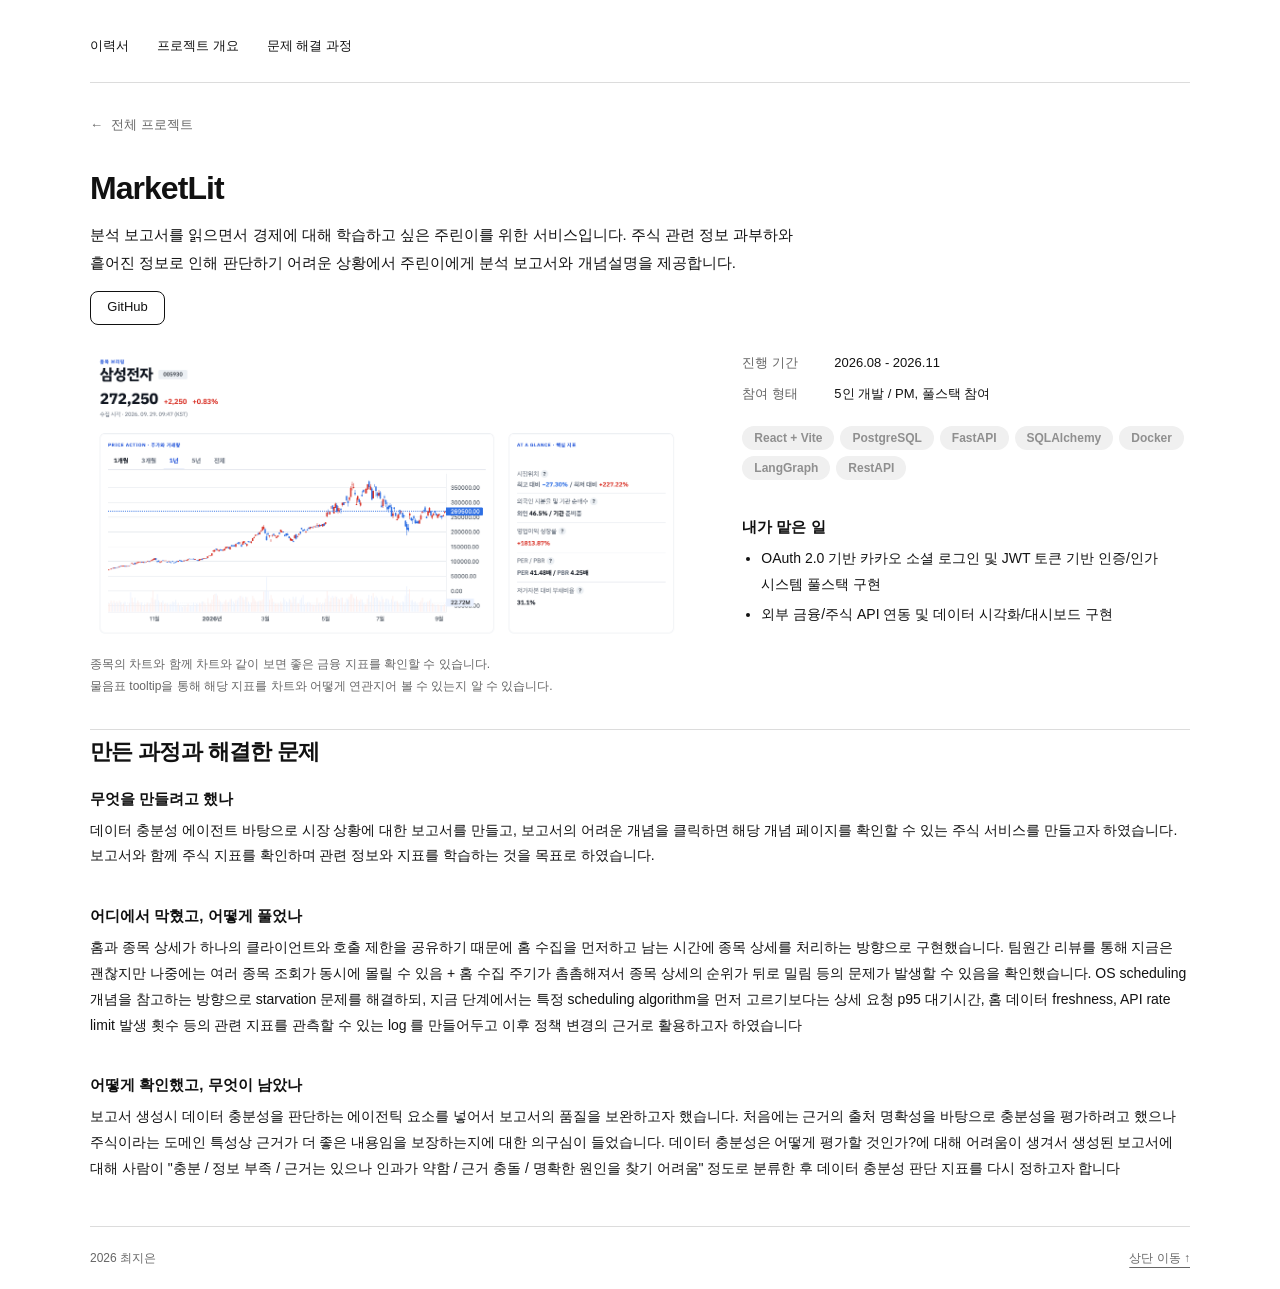
<file: projects/project-2.html>
<!doctype html>
<html lang="ko">
<head>
  <meta charset="utf-8">
  <meta name="viewport" content="width=device-width, initial-scale=1">
  <title>project2 | MarketLit</title>
  <meta name="description" content="[이름]의 프로젝트 상세 페이지입니다.">
  <link rel="stylesheet" href="../style.css">
  <script src="../image-viewer.js" defer></script>
</head>
<body>
  <a class="skip-link" href="#main">본문으로 바로 가기</a>
  <header class="site-header container">
    <nav aria-label="주 메뉴">
      <a href="../index.html#resume">이력서</a>
      <a href="#project-2-title">프로젝트 개요</a>
      <a href="#project2-ps">문제 해결 과정</a>
    </nav>
  </header>

  <main id="main" class="container project-page">
    <a class="back-link" href="../index.html#projects"><span aria-hidden="true">←</span> 전체 프로젝트</a>
      <article id="project-2" class="project" aria-labelledby="project-2-title">
        <header class="project-header">
          <div>
            <h2 id="project-2-title">MarketLit</h2>
            <p class="project-summary">분석 보고서를 읽으면서 경제에 대해 학습하고 싶은 주린이를 위한 서비스입니다. 주식 관련 정보 과부하와 흩어진 정보로 인해 판단하기 어려운 상황에서 주린이에게 분석 보고서와 개념설명을 제공합니다.</p>
            <div class="project-links">
              <a class="link-button" href="https://github.com/kakaotechcampus-4/ktc4-pusan-5" target="_blank" rel="noopener noreferrer">GitHub</a>
            </div>
          </div>
        </header>

        <div class="project-overview">
          <figure class="project-image">
            <!-- 본인 이미지를 assets에 넣고 src, alt, width, height를 실제 이미지에 맞게 변경 -->
            <button class="image-trigger" type="button" data-image-viewer aria-label="프로젝트 이미지 크게 보기" aria-haspopup="dialog">
              <img src="../assets/marketLit-stock.png"
                   alt="개별종목 페이지에서는 해당 종목에 대한 상세 정보와 개별 종목 보고서를 확인할 수 있습니다"
                   width="960" height="720">
            </button>
            <figcaption>종목의 차트와 함께 차트와 같이 보면 좋은 금융 지표를 확인할 수 있습니다. <br> 물음표 tooltip을 통해 해당 지표를 차트와 어떻게 연관지어 볼 수 있는지 알 수 있습니다.</figcaption>
          </figure>
          <div class="project-description">
            <dl class="project-facts">
              <div><dt>진행 기간</dt><dd>2026.08 - 2026.11</dd></div>
              <div><dt>참여 형태</dt><dd>5인 개발 / PM, 풀스택 참여</dd></div>
              <ul class="tool-list" aria-label="이 작품에 사용한 도구">
                <li>React + Vite</li>
                <li>PostgreSQL</li>
                <li>FastAPI</li>
                <li>SQLAlchemy</li>
                <li>Docker</li>
                <li>LangGraph</li>
                <li>RestAPI</li>
              </ul>
            </dl>
            <h4>내가 맡은 일</h4>
            <ul class="contributions">
              <li>OAuth 2.0 기반 카카오 소셜 로그인 및 JWT 토큰 기반 인증/인가 시스템 풀스택 구현</li>
              <li>외부 금융/주식 API 연동 및 데이터 시각화/대시보드 구현</li>
            </ul>

          </div>
        </div>

        <!-- 수정 5: summary를 누르면 열리는 제작 기록. JavaScript 없이 동작 -->
        <section class="case-study">
          <h3 class="problem-solving" id="project2-ps">만든 과정과 해결한 문제</h3>
          <div class="case-content">
            <div class="case-text">
              <section aria-labelledby="project-2-goal">
                <h4 id="project-2-goal">무엇을 만들려고 했나</h4>
                <p>데이터 충분성 에이전트 바탕으로 시장 상황에 대한 보고서를 만들고, 보고서의 어려운 개념을 클릭하면 해당 개념 페이지를 확인할 수 있는 주식 서비스를 만들고자 하였습니다. 보고서와 함께 주식 지표를 확인하며 관련 정보와 지표를 학습하는 것을 목표로 하였습니다.</p>
              </section>
              <section aria-labelledby="project-2-problem">
                <h4 id="project-2-problem">어디에서 막혔고, 어떻게 풀었나</h4>
                <p>홈과 종목 상세가 하나의 클라이언트와 호출 제한을 공유하기 때문에 홈 수집을 먼저하고 남는 시간에 종목 상세를 처리하는 방향으로 구현했습니다. 팀원간 리뷰를 통해 지금은 괜찮지만 나중에는 여러 종목 조회가 동시에 몰릴 수 있음 + 홈 수집 주기가 촘촘해져서 종목 상세의 순위가 뒤로 밀림 등의 문제가 발생할 수 있음을 확인했습니다. OS scheduling 개념을 참고하는 방향으로 starvation 문제를 해결하되, 지금 단계에서는 특정 scheduling algorithm을 먼저 고르기보다는 상세 요청 p95 대기시간, 홈 데이터 freshness, API rate limit 발생 횟수 등의 관련 지표를 관측할 수 있는 log 를 만들어두고 이후 정책 변경의 근거로 활용하고자 하였습니다</p>
              </section>
              <section aria-labelledby="project-2-result">
                <h4 id="project-2-result">어떻게 확인했고, 무엇이 남았나</h4>
                <p>보고서 생성시 데이터 충분성을 판단하는 에이전틱 요소를 넣어서 보고서의 품질을 보완하고자 했습니다. 처음에는 근거의 출처 명확성을 바탕으로 충분성을 평가하려고 했으나 주식이라는 도메인 특성상 근거가 더 좋은 내용임을 보장하는지에 대한 의구심이 들었습니다. 데이터 충분성은 어떻게 평가할 것인가?에 대해 어려움이 생겨서 생성된 보고서에 대해 사람이 "충분 / 정보 부족 / 근거는 있으나 인과가 약함 / 근거 충돌 / 명확한 원인을 찾기 어려움" 정도로 분류한 후 데이터 충분성 판단 지표를 다시 정하고자 합니다</p>
              </section>
            </div>
          </div>
        </section>
      </article>

  </main>
  <footer class="site-footer container">
    <p>2026 최지은</p>
    <a href="#main">상단 이동 ↑</a>
  </footer>

  <!-- 이미지 확대 화면은 하나만 둡니다. 프로젝트를 추가해도 이 부분은 복사하지 않습니다. -->
  <dialog class="image-viewer" aria-labelledby="viewer-title">
    <header class="viewer-toolbar">
      <h2 id="viewer-title">프로젝트 이미지</h2>
      <button class="viewer-close" type="button" autofocus>닫기 <span aria-hidden="true">×</span></button>
    </header>
    <div class="viewer-stage">
      <img class="viewer-image" src="../assets/project-placeholder.svg" alt="">
    </div>
    <p class="viewer-caption" hidden></p>
  </dialog>
</body>
</html>
</file>
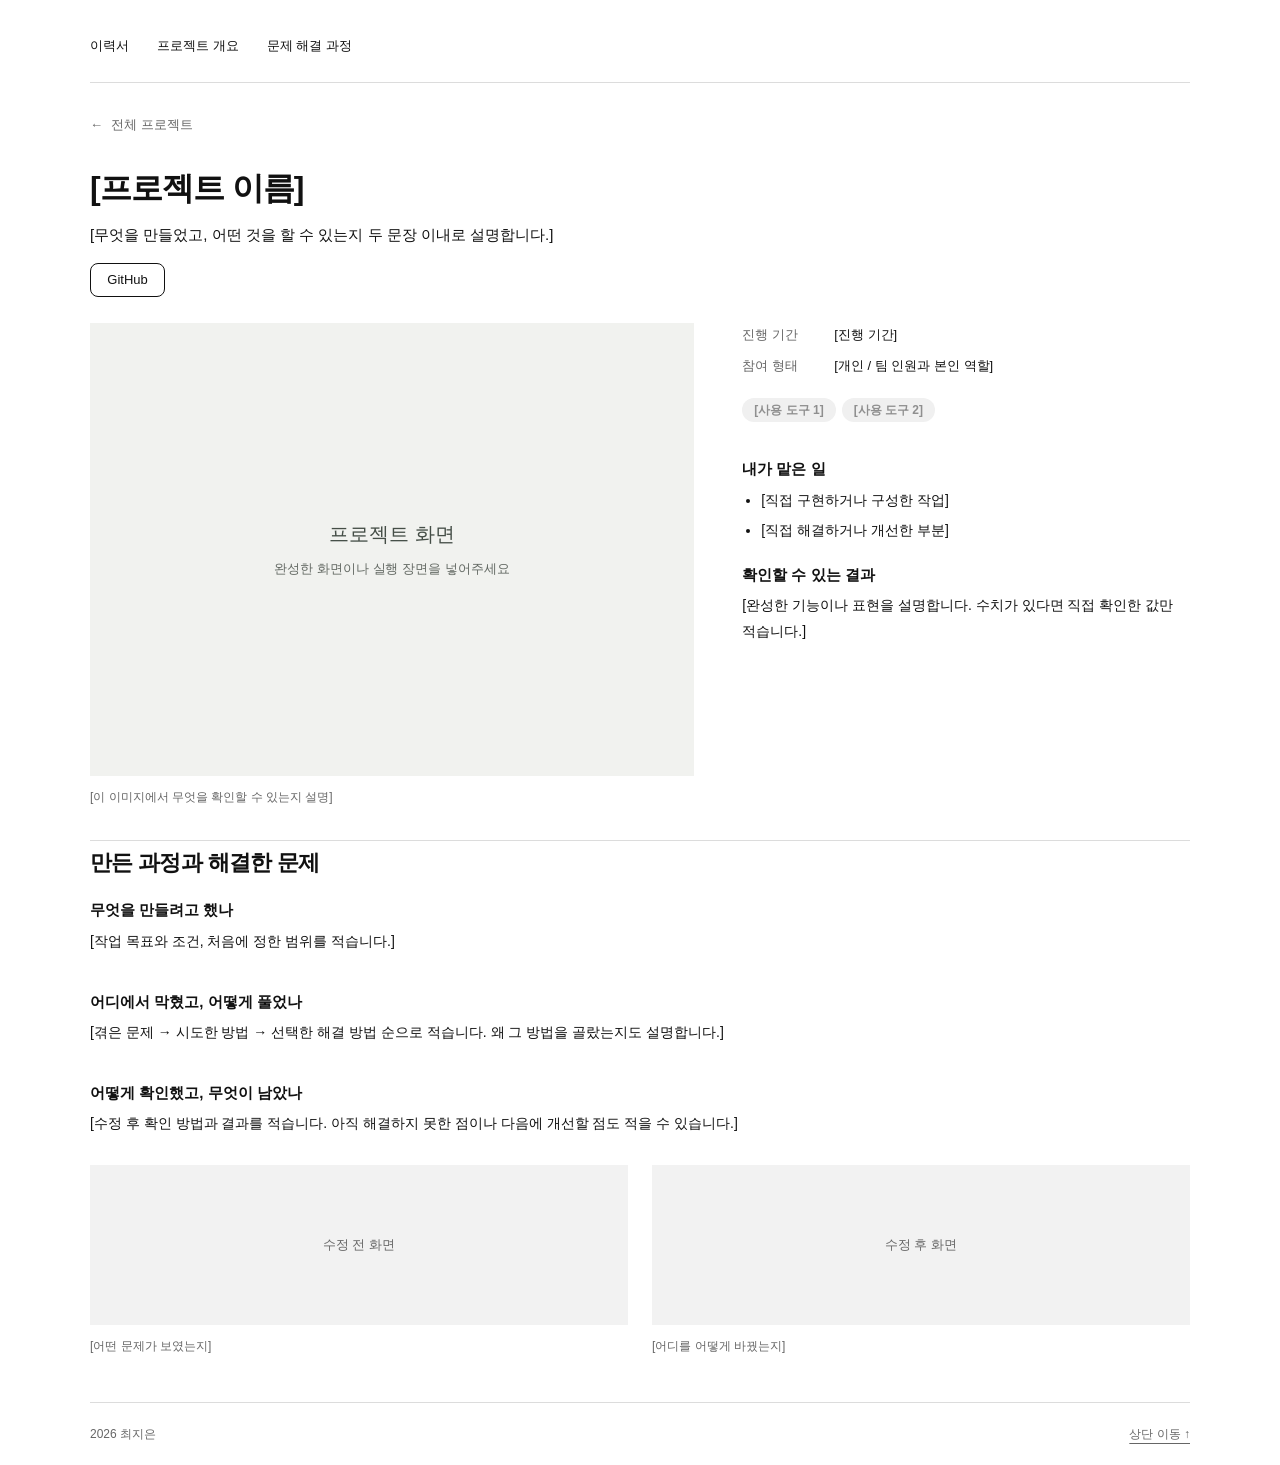
<file: projects/project-template.html>
<!doctype html>
<!-- 
- 프로젝트 상세 템플릿: 복사해 project-3.html처럼 이름을 바꾸고, id의 N을 번호로 바꾼 뒤 index.html에 카드(li)를 추가하세요.
- 템플릿은 index.html에서 링크하지 않음
-->
<html lang="ko">
<head>
  <meta charset="utf-8">
  <meta name="viewport" content="width=device-width, initial-scale=1">
  <title>[프로젝트 이름] | [이름] 포트폴리오</title>
  <meta name="description" content="[이름]의 프로젝트 상세 페이지입니다.">
  <link rel="stylesheet" href="../style.css">
  <script src="../image-viewer.js" defer></script>
</head>
<body>
  <a class="skip-link" href="#main">본문으로 바로 가기</a>
  <header class="site-header container">
    <nav aria-label="주 메뉴">
      <a href="../index.html#resume">이력서</a>
      <a href="#project-N-title">프로젝트 개요</a>
      <a href="#projectN-ps">문제 해결 과정</a>
    </nav>
  </header>

  <main id="main" class="container project-page">
    <a class="back-link" href="../index.html#projects"><span aria-hidden="true">←</span> 전체 프로젝트</a>
      <article id="project-N" class="project" aria-labelledby="project-N-title">
        <header class="project-header">
          <div>
            <h2 id="project-N-title">[프로젝트 이름]</h2>
            <p class="project-summary">[무엇을 만들었고, 어떤 것을 할 수 있는지 두 문장 이내로 설명합니다.]</p>
            <div class="project-links">
              <a class="link-button" href="https://github.com/본인계정/저장소" target="_blank" rel="noopener noreferrer">GitHub</a>
            </div>
          </div>
        </header>

        <div class="project-overview">
          <figure class="project-image">
            <!-- 본인 이미지를 assets에 넣고 src, alt, width, height를 실제 이미지에 맞게 변경 -->
            <button class="image-trigger" type="button" data-image-viewer aria-label="프로젝트 이미지 크게 보기" aria-haspopup="dialog">
              <img src="../assets/project-placeholder.svg"
                   alt="본인 프로젝트의 화면이나 결과 이미지를 넣을 자리"
                   width="960" height="720">
            </button>
            <figcaption>[이 이미지에서 무엇을 확인할 수 있는지 설명]</figcaption>
          </figure>
          <div class="project-description">
            <dl class="project-facts">
              <div><dt>진행 기간</dt><dd>[진행 기간]</dd></div>
              <div><dt>참여 형태</dt><dd>[개인 / 팀 인원과 본인 역할]</dd></div>
              <ul class="tool-list" aria-label="이 작품에 사용한 도구">
                <li>[사용 도구 1]</li><li>[사용 도구 2]</li>
              </ul>
            </dl>
            <h4>내가 맡은 일</h4>
            <ul class="contributions">
              <li>[직접 구현하거나 구성한 작업]</li>
              <li>[직접 해결하거나 개선한 부분]</li>
            </ul>
            <h4>확인할 수 있는 결과</h4>
            <p>[완성한 기능이나 표현을 설명합니다. 수치가 있다면 직접 확인한 값만 적습니다.]</p>

          </div>
        </div>

        <!-- 수정 5: summary를 누르면 열리는 제작 기록. JavaScript 없이 동작 -->
        <section class="case-study">
          <h3 class="problem-solving" id="projectN-ps">만든 과정과 해결한 문제</h3>
          <div class="case-content">
            <div class="case-text">
              <section aria-labelledby="project-N-goal">
                <h4 id="project-N-goal">무엇을 만들려고 했나</h4>
                <p>[작업 목표와 조건, 처음에 정한 범위를 적습니다.]</p>
              </section>
              <section aria-labelledby="project-N-problem">
                <h4 id="project-N-problem">어디에서 막혔고, 어떻게 풀었나</h4>
                <p>[겪은 문제 → 시도한 방법 → 선택한 해결 방법 순으로 적습니다. 왜 그 방법을 골랐는지도 설명합니다.]</p>
              </section>
              <section aria-labelledby="project-N-result">
                <h4 id="project-N-result">어떻게 확인했고, 무엇이 남았나</h4>
                <p>[수정 후 확인 방법과 결과를 적습니다. 아직 해결하지 못한 점이나 다음에 개선할 점도 적을 수 있습니다.]</p>
              </section>
            </div>
            <!-- 선택: 비교가 도움이 되는 작품에 사용. 불필요하면 process-pair 전체 삭제.
                 image-slot을 <img src="../assets/before.png" alt="실제 수정 전 상태 설명"> 등으로 교체 -->
            <div class="process-pair">
              <figure>
                <div class="image-slot">수정 전 화면</div>
                <figcaption>[어떤 문제가 보였는지]</figcaption>
              </figure>
              <figure>
                <div class="image-slot">수정 후 화면</div>
                <figcaption>[어디를 어떻게 바꿨는지]</figcaption>
              </figure>
            </div>
          </div>
        </section>
      </article>

  </main>
  <footer class="site-footer container">
    <p>2026 최지은</p>
    <a href="#main">상단 이동 ↑</a>
  </footer>

  <!-- 이미지 확대 화면은 하나만 둡니다. 프로젝트를 추가해도 이 부분은 복사하지 않습니다. -->
  <dialog class="image-viewer" aria-labelledby="viewer-title">
    <header class="viewer-toolbar">
      <h2 id="viewer-title">프로젝트 이미지</h2>
      <button class="viewer-close" type="button" autofocus>닫기 <span aria-hidden="true">×</span></button>
    </header>
    <div class="viewer-stage">
      <img class="viewer-image" src="../assets/project-placeholder.svg" alt="">
    </div>
    <p class="viewer-caption" hidden></p>
  </dialog>
</body>
</html>
</file>
<file: style.css>
/* 1. 테마: 이 값들을 바꾸면 페이지 전체에 적용됩니다. */
:root {
  --page: #ffffff;
  --ink: #111111;
  --muted: #666666;
  --faint: #767676;
  --accent: #111111;
  --line: #dcdcdc;
  --image-background: #f2f2f2;
  --content-width: 1100px;
}

/* 2. 기본 설정. 외부 글꼴과 라이브러리 없이 실행됩니다. */
* { box-sizing: border-box; }
html { scroll-padding-top: 28px; }
body {
  margin: 0;
  background: var(--page);
  color: var(--ink);
  font-family: "Malgun Gothic", "Apple SD Gothic Neo", sans-serif;
  font-size: 15px;
  line-height: 1.85;
  word-break: keep-all;
  overflow-wrap: anywhere;
}
a { color: inherit; text-underline-offset: 5px; text-decoration-thickness: 1px; }
a:hover { color: var(--accent); }
a:focus-visible, button:focus-visible {
  outline: 2px solid var(--accent);
  outline-offset: 5px;
}
img { display: block; max-width: 100%; height: auto; }
h1, h2, h3, h4, p, ul, dl, figure { margin: 0; }
h1, h2, h3, h4 { line-height: 1.5; }
.container { width: min(var(--content-width), calc(100% - 80px)); margin-inline: auto; }
.skip-link {
  position: absolute;
  z-index: 2;
  top: 8px;
  left: 8px;
  padding: 12px 20px;
  background: var(--page);
  transform: translateY(-180%);
}
.skip-link:focus { transform: translateY(0); }

/* 2-1. 이력서. 왼쪽 프로필 / 가운데 경력·수상·도구 / 오른쪽 프로젝트 목록 */
.resume { padding-block: 56px 72px; }
.resume-label { color: var(--faint); font-size: 18px; font-weight: 700; letter-spacing: -.01em; }
.resume-name { margin-top: 28px; font-size: clamp(30px, 6vw, 60px); font-weight: 700; letter-spacing: -.06em; line-height: 1.15; color: #303730;}
.resume-grid { display: grid; grid-template-columns: 1fr 1.3fr; column-gap: 64px; margin-top: 60px; }
.resume-col { display: grid; align-content: start; gap: 64px; min-width: 0; }
.resume-heading { color: var(--ink); font-size: 18px;font-weight: 700; letter-spacing: .02em; text-transform: uppercase;}
.resume-block { display: grid; grid-template-columns: 88px 1fr; gap: 0 20px; align-items: start; }
.resume-block > :not(.resume-heading) { grid-column: 2; grid-row: 1; }
.resume-profile { font-size: 14px; }
.resume-profile > div { display: grid; grid-template-columns: 110px 1fr; gap: 12px; }
.resume-profile > div + div { margin-top: 14px; }
.resume-profile dt { color: var(--ink); font-weight: 700; color: lightslategray;}
.resume-profile ul { list-style: none; padding: 0; margin: 0; }
.resume-profile > div:has(.link-buttons) { align-items: center; }
.link-buttons { display: flex; flex-wrap: wrap; gap: 8px; }
.link-button { display: inline-flex; align-items: center; justify-content: center; width: 75px; min-height: 34px; border: 1px solid var(--ink); border-radius: 8px; font-size: 13px; text-decoration: none; }
.link-button:hover { background: var(--ink); color: var(--page); }
.resume-profile li::before { content: "- "; }
.resume-rows { list-style: none; padding: 0; font-size: 14px; }
.resume-rows li { display: grid; grid-template-columns: 1fr 1.2fr; gap: 16px; }
.resume-rows li + li { margin-top: 6px; }
.row-period { color: var(--faint); }

/* 3. 헤더 */
.site-header {
  display: flex;
  align-items: center;
  justify-content: space-between;
  gap: 16px;
  padding-block: 24px 14px;
  border-bottom: 1px solid var(--line);
}
.site-header nav { display: flex; flex-wrap: wrap; gap: 4px 28px; font-size: 13px; }
.site-header a { min-height: 44px; display: inline-flex; align-items: center; }
.site-header nav a { text-decoration: none; }
.site-header nav a:hover { text-decoration: underline; }
.image-trigger { display: block; width: 100%; padding: 0; border: 0; background: transparent; color: inherit; cursor: zoom-in; }

/* 4. 프로젝트의 이미지, 역할, 결과. 박스 대신 간격과 구분선으로 묶습니다. */
.section-heading {
  display: flex;
  align-items: baseline;
  justify-content: space-between;
  gap: 16px;
  padding-block: 24px 32px;
  border-top: 1px solid lightgray;
}
h2 { font-size: 22px; font-weight: 700; letter-spacing: -.03em; }
.section-heading p { color: var(--muted); font-size: 12px; }
.project { padding-bottom: 44px; border-bottom: 1px solid var(--line); }
.project + .project { padding-top: 40px; }
.project-header { margin-bottom: 26px; }
.project h2 { margin-top: 5px; font-size: 32px; letter-spacing: -.03em; }
.project h3 { margin-top: 5px; font-size: 22px; letter-spacing: -.03em; }
.project-summary { margin-top: 9px; max-width: 740px; }
.project-overview { display: grid; grid-template-columns: 1.35fr 1fr; gap: 48px; align-items: start; }
.project-image img, .project-image video { display: block; width: 100%; height: auto; background: var(--image-background); }
figcaption { margin-top: 10px; color: var(--muted); font-size: 12px; }
.project-facts { padding-bottom: 16px; font-size: 13px; }
.project-facts div { display: grid; grid-template-columns: 80px 1fr; gap: 12px; }
.project-facts div + div { margin-top: 7px; }
dt { color: var(--muted); }
dd { margin: 0; }
h4 { margin-top: 20px; font-size: 15px; }
h4 + p { margin-top: 7px; font-size: 14px; }
.contributions { padding-left: 19px; margin-top: 7px; font-size: 14px; }
.contributions li + li { margin-top: 4px; }
.tool-list { display: flex; flex-wrap: wrap; gap: 6px; list-style: none; padding: 0; margin-top: 20px; }
.project-links { display: flex; flex-wrap: wrap; gap: 8px; margin-top: 14px; }
.text-link { display: inline-flex; align-items: center; gap: 8px; min-height: 44px; color: var(--accent); }
.text-link:hover { text-decoration-thickness: 2px; }

/* 프로젝트 목록. 카드 전체가 링크이며 상세 페이지로 이동합니다. */
.project-list { list-style: none; padding: 0; display: grid; gap: 20px; }
.project-card { display: grid; gap: 6px; width: 100%; padding: 28px 32px; border: 1px solid var(--line); text-decoration: none; border-radius: 20px;}
.project-card:hover { border-color: var(--ink); color: inherit; }
.card-head { display: flex; align-items: baseline; justify-content: space-between; gap: 16px; }
.card-head h3 { font-size: 20px; letter-spacing: -.03em; }
.card-year { color: var(--muted); font-size: 13px; font-variant-numeric: tabular-nums; }
.card-desc { color: var(--muted); font-size: 14px; }
.card-tags { display: flex; flex-wrap: wrap; gap: 6px; list-style: none; padding: 0; margin-top: 14px; }
.card-tags li, .tool-list li { padding: 2px 12px; border-radius: 999px; background-color: #f0f0f0; color: #8f8f8f; font-size: 12px; line-height: 1.7; font-weight: 600;}
.project-page { padding-top: 20px; }
.back-link { display: inline-flex; align-items: center; gap: 8px; min-height: 44px; margin-bottom: 12px; color: var(--muted); font-size: 13px; text-decoration: none; }
.back-link:hover { color: var(--ink); text-decoration: underline; }

/* 5. 제목을 누르면 제작 기록이 열립니다. 키보드로도 조작할 수 있습니다. */
.case-study { margin-top: 32px; border-top: 1px solid var(--line); }
.case-content { padding-top: 20px; }
.case-text { display: grid; gap: 36px; }
.case-text h4 { margin-top: 0; }
.case-text p { font-size: 14px; }
.process-pair { display: grid; grid-template-columns: 1fr 1fr; gap: 24px; margin-top: 28px; }
.process-pair img { width: 100%; }
.image-slot { display: grid; place-items: center; min-height: 160px; padding: 24px; background: var(--image-background); color: var(--muted); font-size: 13px; }

/* 6. 소개와 관련 자료 */
.site-footer { display: flex; align-items: center; justify-content: space-between; gap: 20px; padding-block: 20px; color: var(--muted); font-size: 12px; }

/* 이미지 확대. 닫기 버튼 또는 Esc 키로 원래 화면으로 돌아갑니다. */
.image-viewer-open, .image-viewer-open body { overflow: hidden; }
.image-viewer {
  position: fixed;
  inset: 0;
  width: 100%;
  max-width: none;
  height: 100%;
  height: 100dvh;
  max-height: none;
  margin: 0;
  padding: 16px 24px 24px;
  border: 0;
  background: #151815;
  color: #f5f6f3;
  overflow: auto;
}
.image-viewer[open] { display: grid; grid-template-rows: auto minmax(0, 1fr) auto; gap: 16px; }
.image-viewer::backdrop { background: #151815; }
.viewer-toolbar { display: flex; align-items: center; justify-content: space-between; gap: 20px; }
.viewer-toolbar h2 { font-size: 15px; font-weight: 400; }
.viewer-close { display: inline-flex; flex-shrink: 0; align-items: center; gap: 14px; min-width: 76px; min-height: 44px; justify-content: center; border: 1px solid #6b746b; background: transparent; color: inherit; font: inherit; cursor: pointer; }
.viewer-close:hover { background: #303730; }
.viewer-close:focus-visible { outline-color: #f5f6f3; }
.viewer-close span { font-size: 25px; line-height: 1; }
.viewer-stage { display: flex; align-items: center; justify-content: center; min-width: 0; min-height: 0; }
.viewer-image { display: block; width: auto; height: auto; max-width: 100%; max-height: 100%; object-fit: contain; }
.viewer-caption { text-align: center; color: #c1c8c1; font-size: 13px; }

/* 7. 작은 화면에서는 이미지와 설명을 한 열로 배치합니다. */
@media (max-width: 1000px) {
  .resume-grid { grid-template-columns: 1fr; gap: 48px; margin-top: 48px; }
  .resume-col { gap: 40px; }
}
@media (max-width: 760px) {
  .container { width: calc(100% - 40px); }
  .resume { padding-block: 36px 48px; }
  .resume-block { grid-template-columns: 1fr; gap: 12px; }
  .resume-block > :not(.resume-heading) { grid-column: 1; grid-row: auto; }
  .resume-profile > div { grid-template-columns: 90px 1fr; }
  .site-header { flex-wrap: wrap; gap: 0 20px; padding-block: 14px 10px; }
  .site-header nav { gap: 4px 22px; }
  h1 { font-size: 34px; }
  .section-heading { flex-wrap: wrap; gap: 4px; padding-block: 22px 28px; }
  .project-card { padding: 22px 20px; }
  .project-header { margin-bottom: 22px; }
  .project h2 { font-size: 26px; }
  .project h3 { font-size: 20px; }
  .project-overview { grid-template-columns: 1fr; gap: 28px; }
  .process-pair { grid-template-columns: 1fr; gap: 24px; }
  h2 { font-size: 21px; }
  .image-viewer { padding: 12px 14px 18px; }
}
</file>
